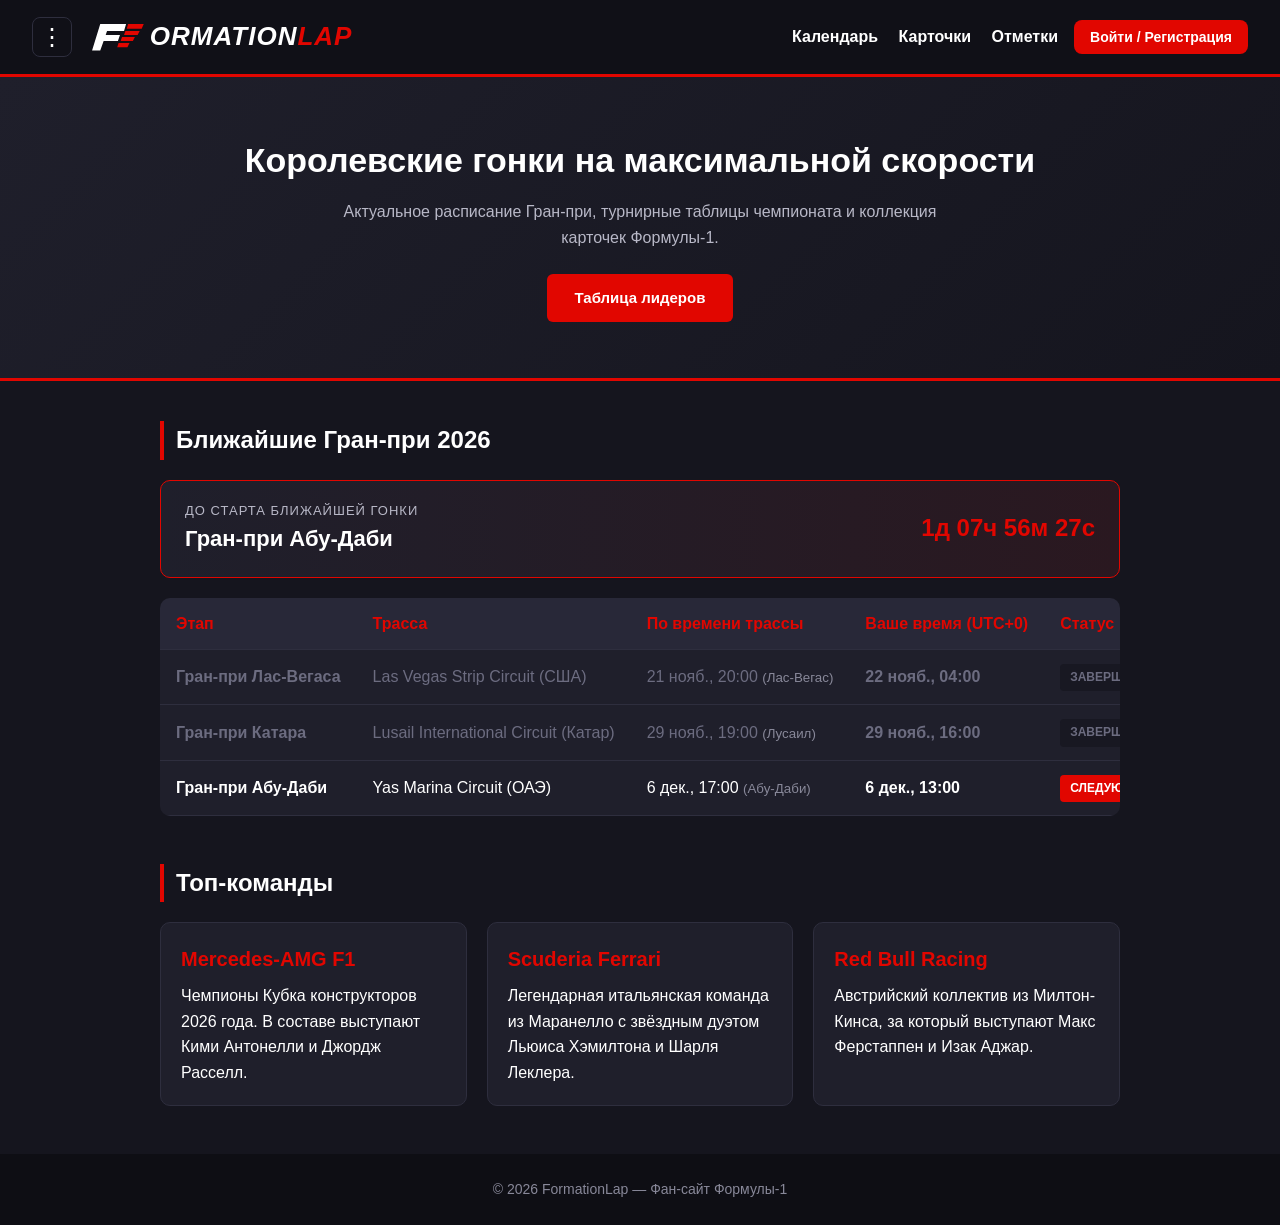
<file: index.html>
<!DOCTYPE html>
<html lang="ru">
<head>
  <meta charset="utf-8">
  <meta name="viewport" content="width=device-width, initial-scale=1.0">
  <title>FormationLap — Мир Формулы-1</title>
  <link rel="stylesheet" href="style.css">
</head>
<body>

  <div class="sidebar-overlay" id="sidebar-overlay" onclick="toggleSidebar()"></div>
  <aside class="sidebar" id="sidebar">
    <div class="sidebar-top">
      <span class="sidebar-title">НАВИГАЦИЯ</span>
      <button class="sidebar-close" onclick="toggleSidebar()" aria-label="Закрыть меню">&times;</button>
    </div>
    <nav class="sidebar-links">
            <a href="index.html">Главная</a>
      <a href="standings.html">Зачёты</a>
      <a href="cards.html">Карточки</a>
      <a href="packs.html">Паки</a>
      <a href="checkin.html">Отметка на сайте</a>
      <a href="history.html">История гонок</a>

    </nav>
  </aside>

  <header>
    <div class="header-left">
      <button class="menu-dots-btn" onclick="toggleSidebar()" aria-label="Открыть меню">&#8942;</button>

      <a href="index.html" class="logo" aria-label="FormationLap">
        <svg class="logo-f" viewBox="0 0 85 50" xmlns="http://w3.org">
          <polygon points="18,6 56,6 53,16 28,16 26,22 47,22 44,31 23,31 18,45 6,45" fill="#ffffff"/>
          <polygon points="59,6 82,6 79,13 57,13" fill="#e10600"/>
          <polygon points="55,16 76,16 73,22 53,22" fill="#e10600"/>
          <polygon points="50,25 69,25 66,31 48,31" fill="#e10600"/>
          <polygon points="45,34 61,34 58,40 43,40" fill="#e10600"/>
        </svg>
        ORMATION<span>LAP</span>
      </a>
    </div>

    <div class="header-right">
      <nav>
        <a href="#calendar">Календарь</a>
        <a href="cards.html">Карточки</a>
        <a href="checkin.html">Отметки</a>
      </nav>
      <div id="auth-header-box"></div>
    </div>
  </header>

  <div class="hero">
    <h2>Королевские гонки на максимальной скорости</h2>
    <p>Актуальное расписание Гран-при, турнирные таблицы чемпионата и коллекция карточек Формулы-1.</p>
    <a href="standings.html" class="btn">Таблица лидеров</a>
  </div>

  <main>
    <section id="calendar">
      <h3>Ближайшие Гран-при 2026</h3>

      <div class="countdown-box">
        <div>
          <div class="countdown-title" id="next-race-label">Следующий старт</div>
          <div class="countdown-race" id="next-race-name">Загрузка расписания...</div>
        </div>
        <div class="countdown-timer" id="next-race-timer">--д --ч --м --с</div>
      </div>

      <table>
        <thead>
          <tr>
            <th>Этап</th>
            <th>Трасса</th>
            <th>По времени трассы</th>
            <th id="user-tz-header">Ваше время</th>
            <th>Статус</th>
          </tr>
        </thead>
        <tbody id="schedule-body"></tbody>
      </table>
    </section>

    <section id="teams">
      <h3>Топ-команды</h3>
      <div class="cards">
        <div class="card">
          <h4>Mercedes-AMG F1</h4>
          <p>Чемпионы Кубка конструкторов 2026 года. В составе выступают Кими Антонелли и Джордж Расселл.</p>
        </div>
        <div class="card">
          <h4>Scuderia Ferrari</h4>
          <p>Легендарная итальянская команда из Маранелло с звёздным дуэтом Льюиса Хэмилтона и Шарля Леклера.</p>
        </div>
        <div class="card">
          <h4>Red Bull Racing</h4>
          <p>Австрийский коллектив из Милтон-Кинса, за который выступают Макс Ферстаппен и Изак Аджар.</p>
        </div>
      </div>
    </section>
  </main>

  <footer>
    <p>© 2026 FormationLap — Фан-сайт Формулы-1</p>
  </footer>

  <script src="script.js"></script>
</body>
</html>
</file>
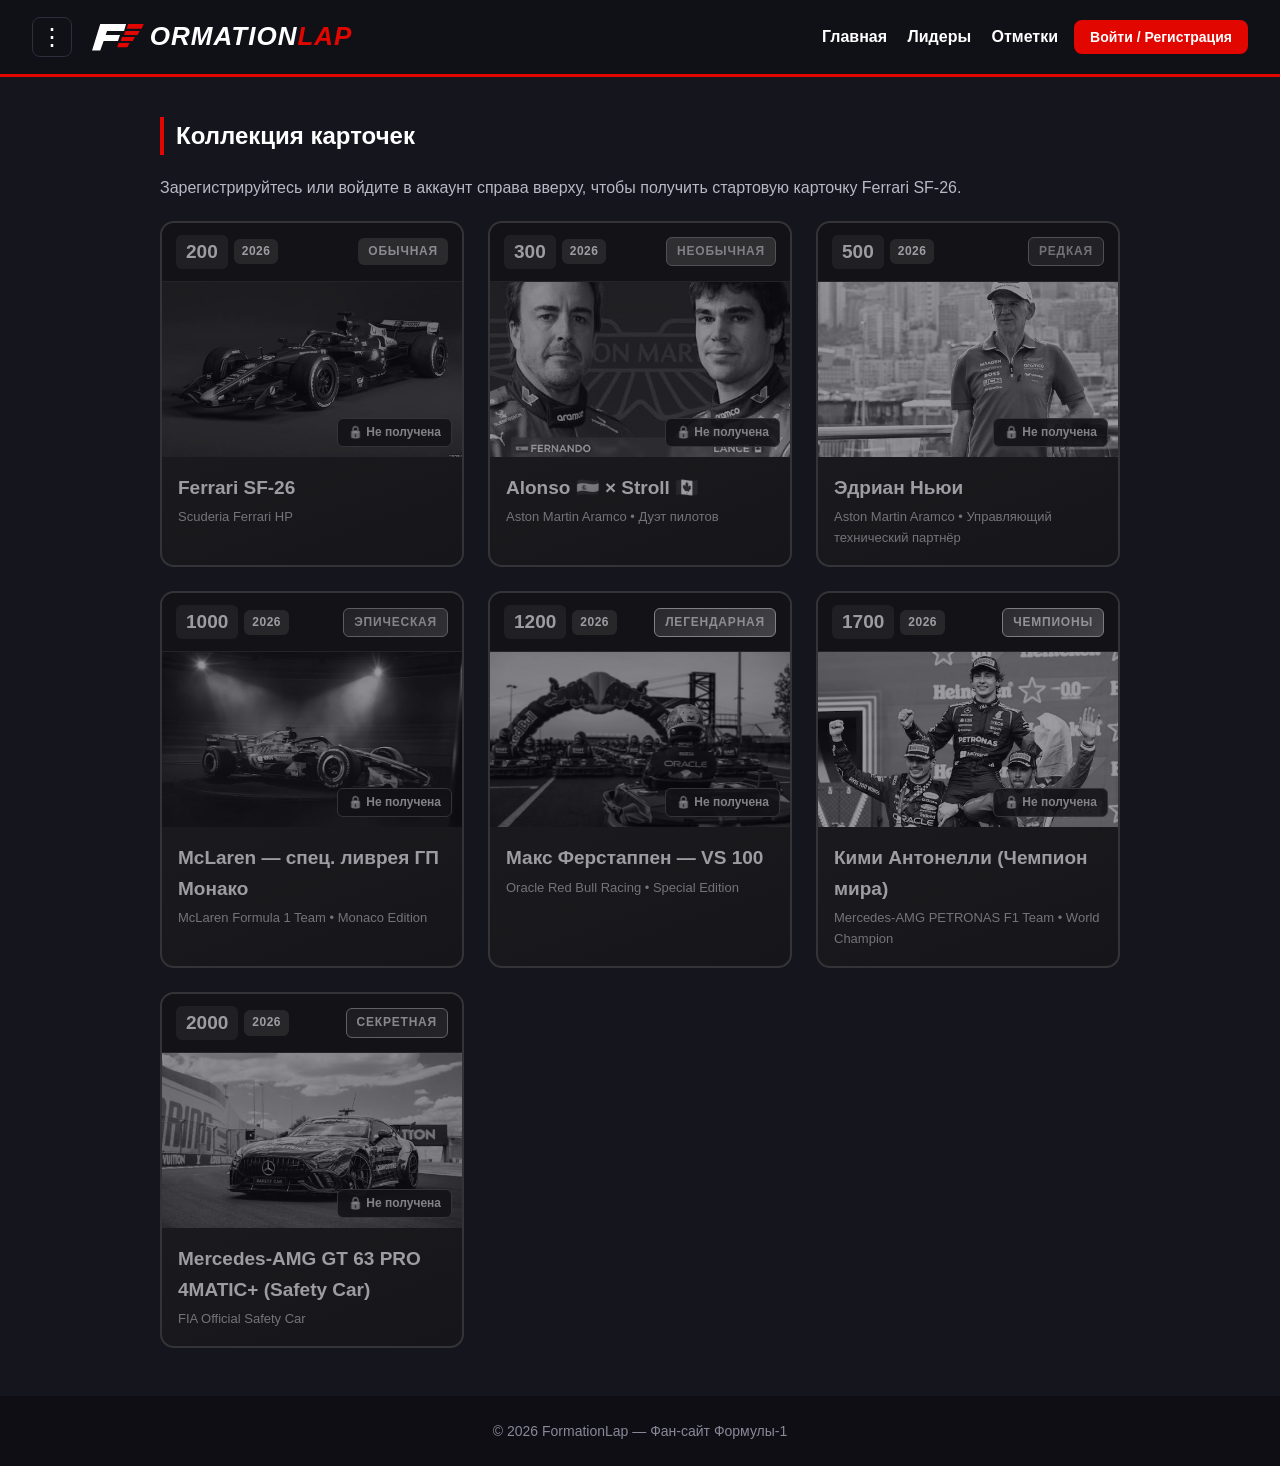
<file: cards.html>
<!DOCTYPE html>
<html lang="ru">
<head>
  <meta charset="utf-8">
  <meta name="viewport" content="width=device-width, initial-scale=1.0">
  <title>Карточки — FormationLap</title>
  <link rel="stylesheet" href="style.css">
</head>
<body>

  <div class="sidebar-overlay" id="sidebar-overlay" onclick="toggleSidebar()"></div>
  <aside class="sidebar" id="sidebar">
    <div class="sidebar-top">
      <span class="sidebar-title">НАВИГАЦИЯ</span>
      <button class="sidebar-close" onclick="toggleSidebar()" aria-label="Закрыть меню">&times;</button>
    </div>
    <nav class="sidebar-links">
            <a href="index.html">Главная</a>
      <a href="standings.html">Зачёты</a>
      <a href="cards.html">Карточки</a>
      <a href="packs.html">Паки</a>
      <a href="checkin.html">Отметка на сайте</a>
      <a href="history.html">История гонок</a>

    </nav>
  </aside>

  <header>
    <div class="header-left">
      <button class="menu-dots-btn" onclick="toggleSidebar()" aria-label="Открыть меню">&#8942;</button>

      <a href="index.html" class="logo" aria-label="FormationLap">
        <svg class="logo-f" viewBox="0 0 85 50" xmlns="http://w3.org">
          <polygon points="18,6 56,6 53,16 28,16 26,22 47,22 44,31 23,31 18,45 6,45" fill="#ffffff"/>
          <polygon points="59,6 82,6 79,13 57,13" fill="#e10600"/>
          <polygon points="55,16 76,16 73,22 53,22" fill="#e10600"/>
          <polygon points="50,25 69,25 66,31 48,31" fill="#e10600"/>
          <polygon points="45,34 61,34 58,40 43,40" fill="#e10600"/>
        </svg>
        ORMATION<span>LAP</span>
      </a>
    </div>

    <div class="header-right">
      <nav>
        <a href="index.html">Главная</a>
        <a href="standings.html">Лидеры</a>
        <a href="checkin.html">Отметки</a>
      </nav>
      <div id="auth-header-box"></div>
    </div>
  </header>

  <main>
    <section id="cards-section">
      <h3>Коллекция карточек</h3>
      <p style="color: #b8b8c7; margin-bottom: 20px;" id="cards-hint">Зарегистрируйтесь или войдите в аккаунт справа вверху, чтобы получить стартовую карточку Ferrari SF-26.</p>

      <div class="collectible-grid" id="collectible-cards-grid"></div>
    </section>
  </main>

  <footer>
    <p>© 2026 FormationLap — Фан-сайт Формулы-1</p>
  </footer>

  <script src="script.js"></script>
</body>
</html>
</file>
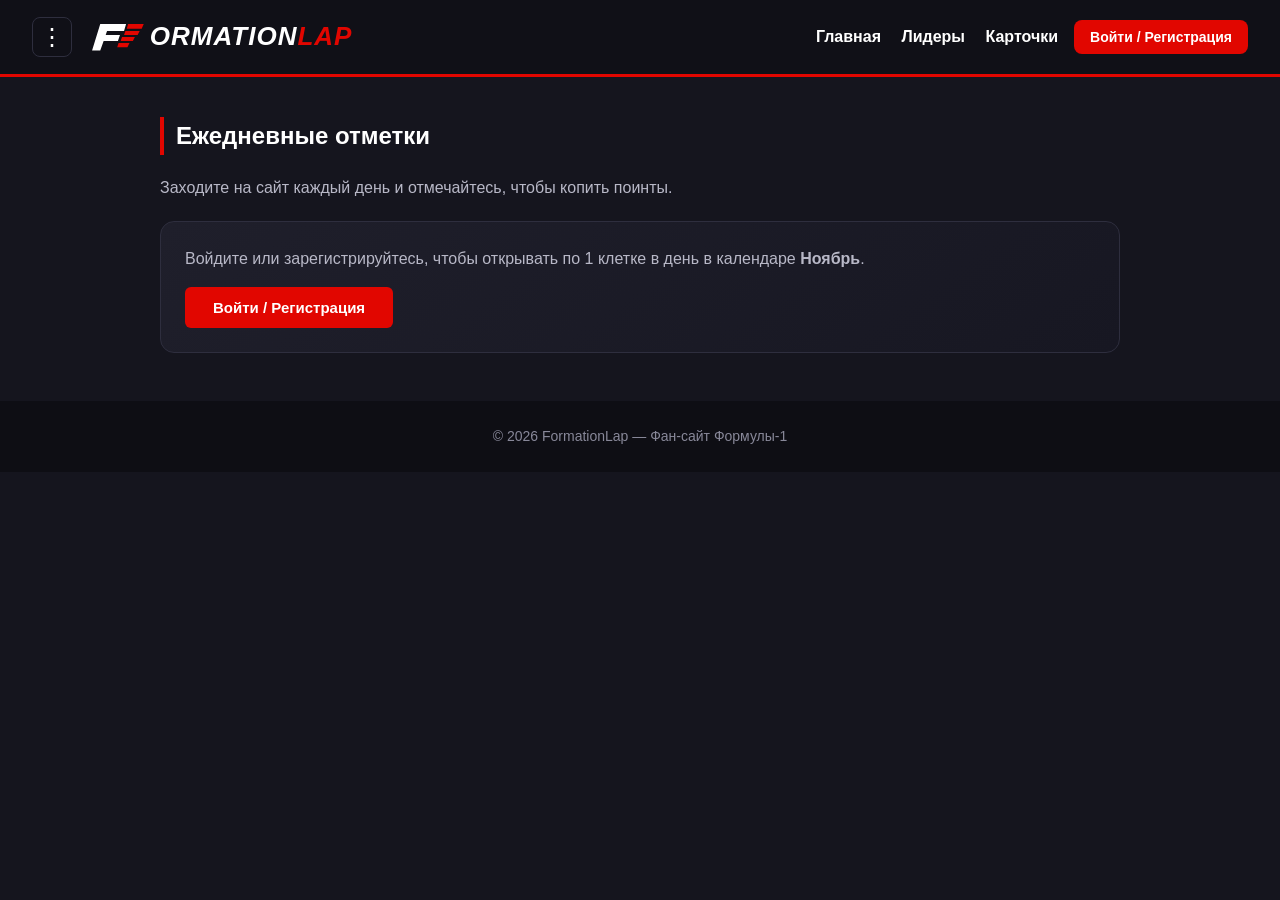
<file: checkin.html>
<!DOCTYPE html>
<html lang="ru">
<head>
  <meta charset="utf-8">
  <meta name="viewport" content="width=device-width, initial-scale=1.0">
  <title>Ежедневные отметки — FormationLap</title>
  <link rel="stylesheet" href="style.css">
</head>
<body>

  <div class="sidebar-overlay" id="sidebar-overlay" onclick="toggleSidebar()"></div>
  <aside class="sidebar" id="sidebar">
    <div class="sidebar-top">
      <span class="sidebar-title">НАВИГАЦИЯ</span>
      <button class="sidebar-close" onclick="toggleSidebar()" aria-label="Закрыть меню">&times;</button>
    </div>
    <nav class="sidebar-links">
            <a href="index.html">Главная</a>
      <a href="standings.html">Зачёты</a>
      <a href="cards.html">Карточки</a>
      <a href="packs.html">Паки</a>
      <a href="checkin.html">Отметка на сайте</a>
      <a href="history.html">История гонок</a>

    </nav>
  </aside>

  <header>
    <div class="header-left">
      <button class="menu-dots-btn" onclick="toggleSidebar()" aria-label="Открыть меню">&#8942;</button>

      <a href="index.html" class="logo" aria-label="FormationLap">
        <svg class="logo-f" viewBox="0 0 85 50" xmlns="http://w3.org">
          <polygon points="18,6 56,6 53,16 28,16 26,22 47,22 44,31 23,31 18,45 6,45" fill="#ffffff"/>
          <polygon points="59,6 82,6 79,13 57,13" fill="#e10600"/>
          <polygon points="55,16 76,16 73,22 53,22" fill="#e10600"/>
          <polygon points="50,25 69,25 66,31 48,31" fill="#e10600"/>
          <polygon points="45,34 61,34 58,40 43,40" fill="#e10600"/>
        </svg>
        ORMATION<span>LAP</span>
      </a>
    </div>

    <div class="header-right">
      <nav>
        <a href="index.html">Главная</a>
        <a href="standings.html">Лидеры</a>
        <a href="cards.html">Карточки</a>
      </nav>
      <div id="auth-header-box"></div>
    </div>
  </header>

  <main>
    <section id="checkin-section">
      <h3>Ежедневные отметки</h3>
      <p style="color: #b8b8c7; margin-bottom: 20px;">Заходите на сайт каждый день и отмечайтесь, чтобы копить поинты.</p>

      <div id="checkin-container"></div>
    </section>
  </main>

  <footer>
    <p>© 2026 FormationLap — Фан-сайт Формулы-1</p>
  </footer>

  <script src="script.js"></script>
</body>
</html>
</file>
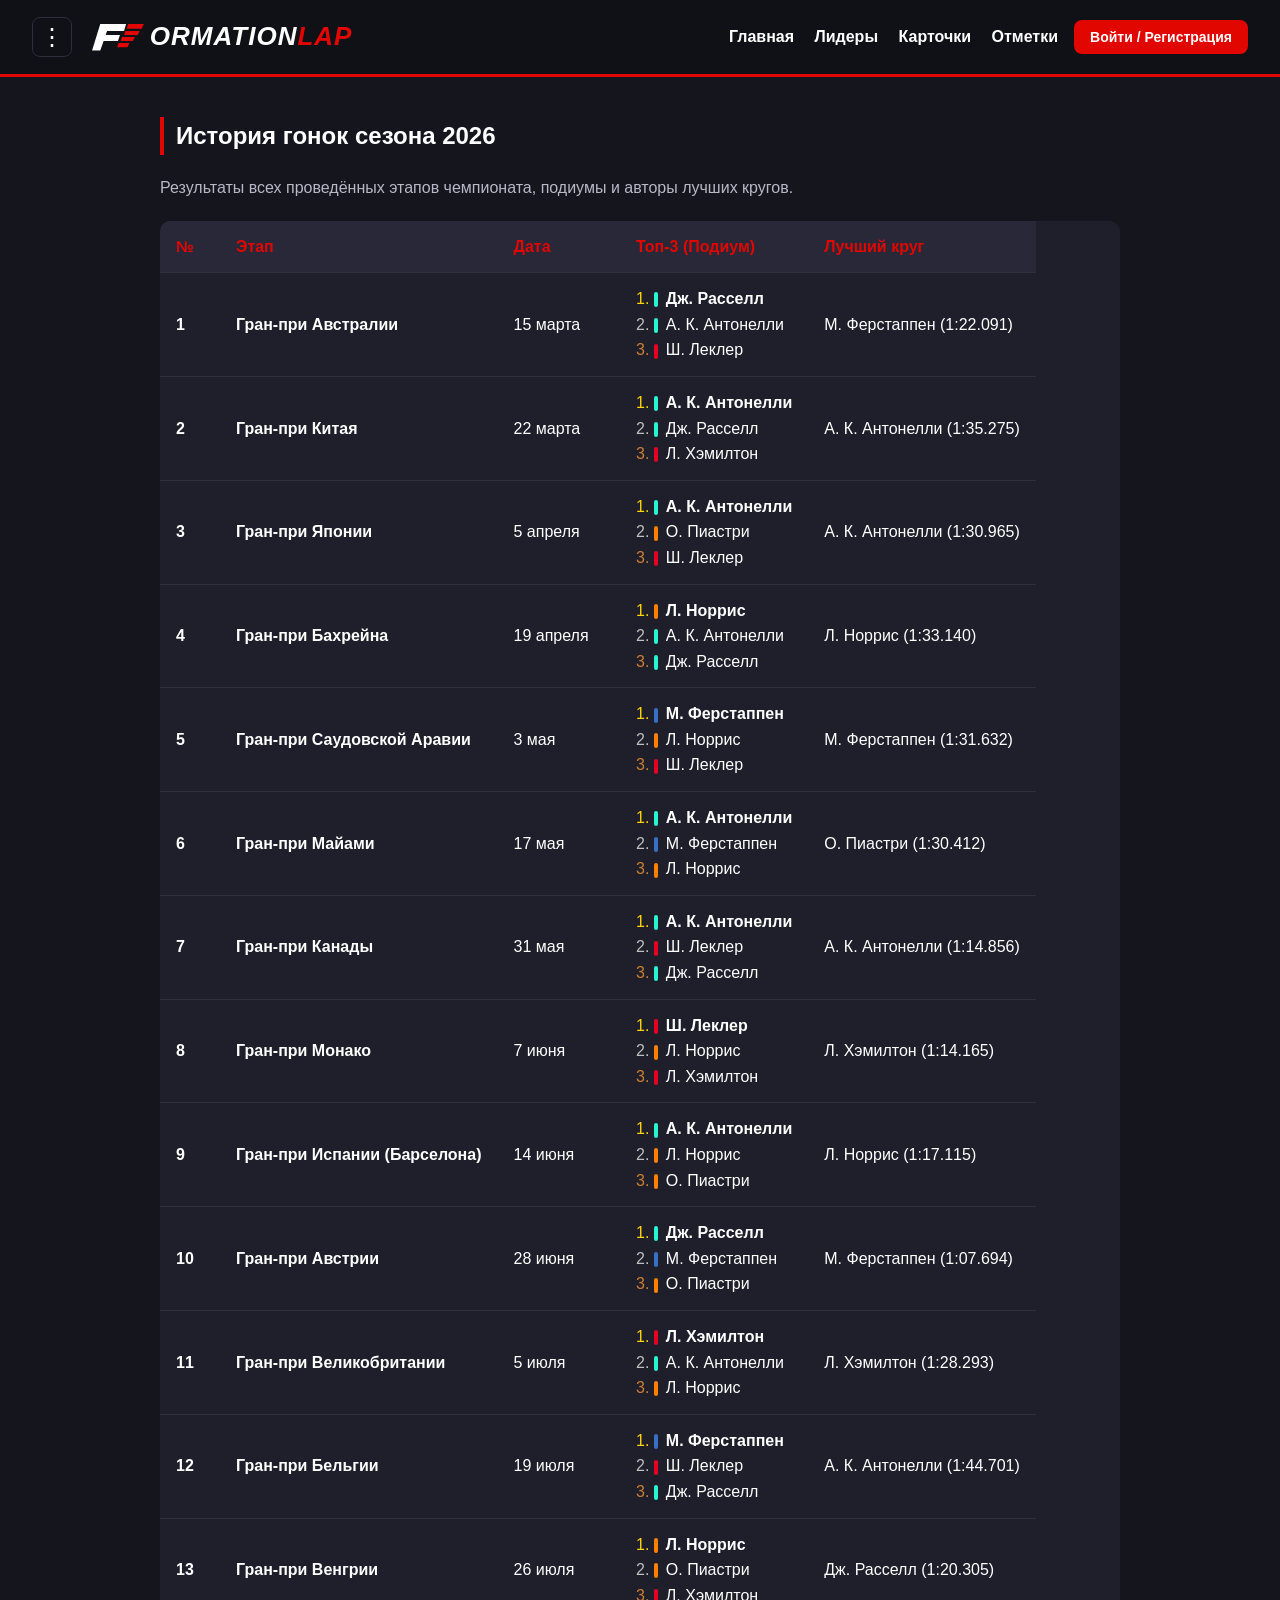
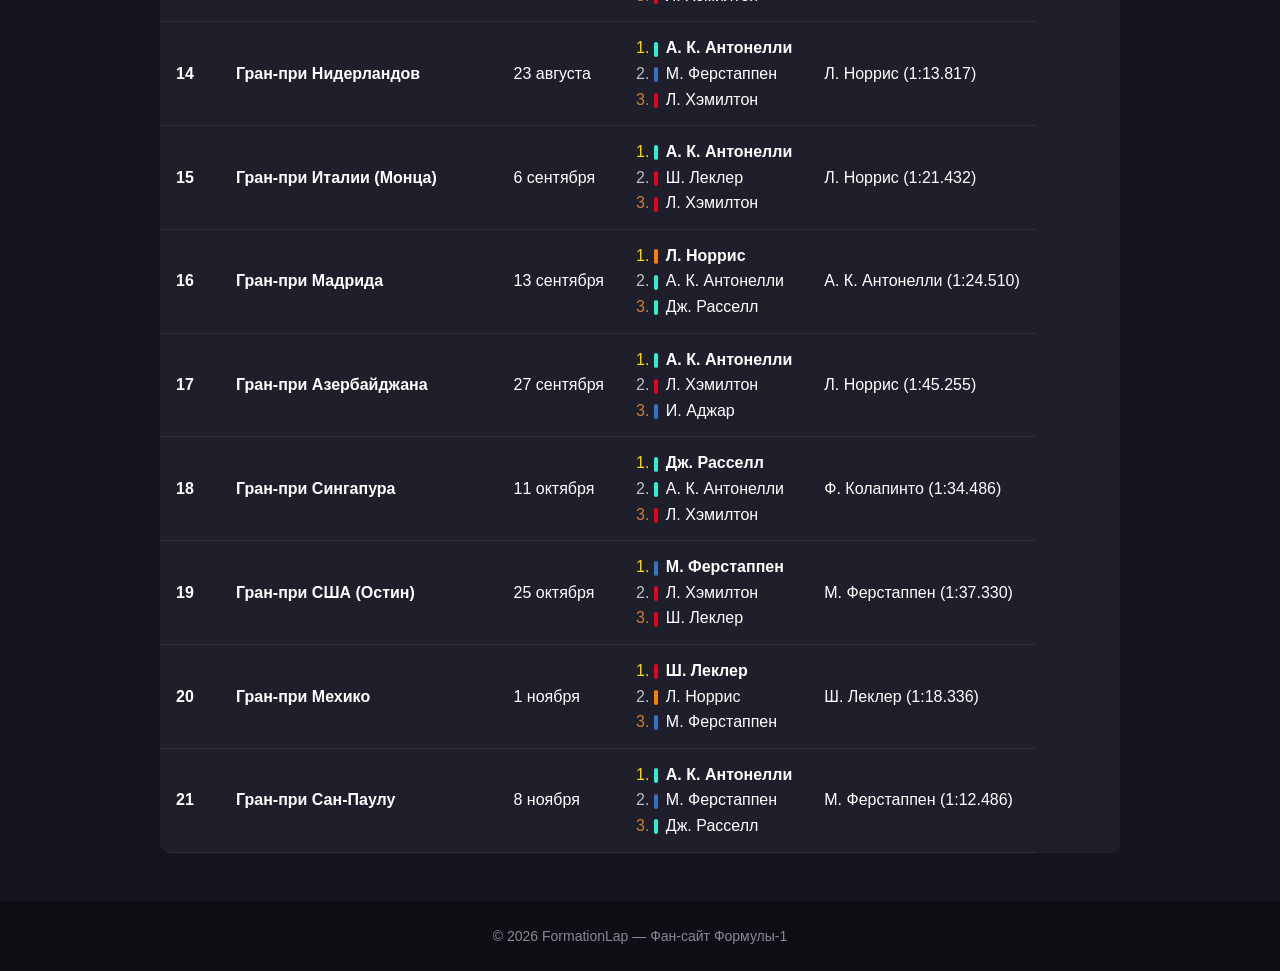
<file: history.html>
<!DOCTYPE html>
<html lang="ru">
<head>
  <meta charset="utf-8">
  <meta name="viewport" content="width=device-width, initial-scale=1.0">
  <title>История гонок 2026 — FormationLap</title>
  <link rel="stylesheet" href="style.css">
</head>
<body>

  <div class="sidebar-overlay" id="sidebar-overlay" onclick="toggleSidebar()"></div>
  <aside class="sidebar" id="sidebar">
    <div class="sidebar-top">
      <span class="sidebar-title">НАВИГАЦИЯ</span>
      <button class="sidebar-close" onclick="toggleSidebar()" aria-label="Закрыть меню">&times;</button>
    </div>
    <nav class="sidebar-links">
            <a href="index.html">Главная</a>
      <a href="standings.html">Зачёты</a>
      <a href="cards.html">Карточки</a>
      <a href="packs.html">Паки</a>
      <a href="checkin.html">Отметка на сайте</a>
      <a href="history.html">История гонок</a>

    </nav>
  </aside>

  <header>
    <div class="header-left">
      <button class="menu-dots-btn" onclick="toggleSidebar()" aria-label="Открыть меню">&#8942;</button>

      <a href="index.html" class="logo" aria-label="FormationLap">
        <svg class="logo-f" viewBox="0 0 85 50" xmlns="http://w3.org">
          <polygon points="18,6 56,6 53,16 28,16 26,22 47,22 44,31 23,31 18,45 6,45" fill="#ffffff"/>
          <polygon points="59,6 82,6 79,13 57,13" fill="#e10600"/>
          <polygon points="55,16 76,16 73,22 53,22" fill="#e10600"/>
          <polygon points="50,25 69,25 66,31 48,31" fill="#e10600"/>
          <polygon points="45,34 61,34 58,40 43,40" fill="#e10600"/>
        </svg>
        ORMATION<span>LAP</span>
      </a>
    </div>

    <div class="header-right">
      <nav>
        <a href="index.html">Главная</a>
        <a href="standings.html">Лидеры</a>
        <a href="cards.html">Карточки</a>
        <a href="checkin.html">Отметки</a>
      </nav>
      <div id="auth-header-box"></div>
    </div>
  </header>

  <main>
    <section id="history">
      <h3>История гонок сезона 2026</h3>
      <p style="color: #b8b8c7; margin-bottom: 20px;">Результаты всех проведённых этапов чемпионата, подиумы и авторы лучших кругов.</p>

      <table>
        <thead>
          <tr>
            <th>№</th>
            <th>Этап</th>
            <th>Дата</th>
            <th>Топ-3 (Подиум)</th>
            <th>Лучший круг</th>
          </tr>
        </thead>
        <tbody id="history-body"></tbody>
      </table>
    </section>
  </main>

  <footer>
    <p>© 2026 FormationLap — Фан-сайт Формулы-1</p>
  </footer>

  <script src="script.js"></script>
</body>
</html>
</file>
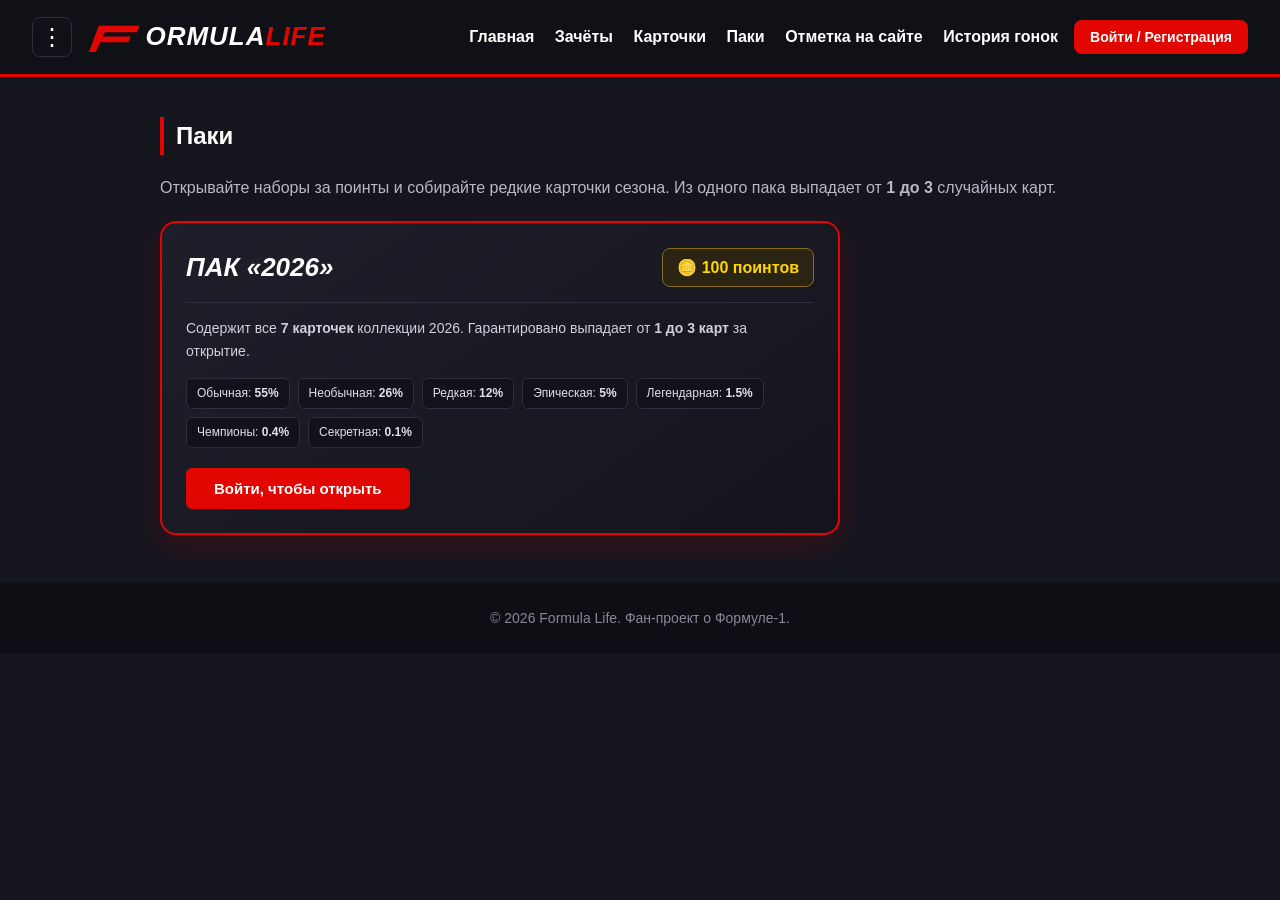
<file: packs.html>
<!DOCTYPE html>
<html lang="ru">
<head>
  <meta charset="UTF-8">
  <meta name="viewport" content="width=device-width, initial-scale=1.0">
  <title>Паки — Formula Life</title>
  <link rel="stylesheet" href="style.css">
</head>
<body>
  <div class="sidebar-overlay" id="sidebar-overlay" onclick="toggleSidebar()"></div>
  <aside class="sidebar" id="sidebar">
    <div class="sidebar-top">
      <span class="sidebar-title">FORMULA <span style="color:#e10600;">LIFE</span></span>
      <button class="sidebar-close" onclick="toggleSidebar()" aria-label="Закрыть меню">&times;</button>
    </div>
    <nav class="sidebar-links">
      <a href="index.html">Главная</a>
      <a href="standings.html">Зачёты</a>
      <a href="cards.html">Карточки</a>
      <a href="packs.html" class="active-link">Паки</a>
      <a href="checkin.html">Отметка на сайте</a>
      <a href="history.html">История гонок</a>
    </nav>
  </aside>

  <header>
    <div class="header-left">
      <button class="menu-dots-btn" onclick="toggleSidebar()" aria-label="Открыть меню">&#8942;</button>
      <a href="index.html" class="logo">
        <svg class="logo-f" viewBox="0 0 110 70" aria-hidden="true">
          <path d="M22,12 L106,12 L101,25 L34,25 L30,34 L88,34 L83,46 L25,46 L16,66 L2,66 Z" fill="#e10600"/>
        </svg>ormula<span>Life</span>
      </a>
    </div>
    <div class="header-right">
      <nav>
        <a href="index.html">Главная</a>
        <a href="standings.html">Зачёты</a>
        <a href="cards.html">Карточки</a>
        <a href="packs.html">Паки</a>
        <a href="checkin.html">Отметка на сайте</a>
        <a href="history.html">История гонок</a>
      </nav>
      <div id="auth-header-box"></div>
    </div>
  </header>

  <main>
    <section id="packs-section">
      <h3>Паки</h3>
      <p style="color: #b8b8c7; margin-bottom: 20px;">Открывайте наборы за поинты и собирайте редкие карточки сезона. Из одного пака выпадает от <strong>1 до 3</strong> случайных карт.</p>
      <div id="packs-container"></div>
    </section>
  </main>

  <footer>
    &copy; 2026 Formula Life. Фан-проект о Формуле-1.
  </footer>

  <script src="script.js"></script>
</body>
</html>
</file>
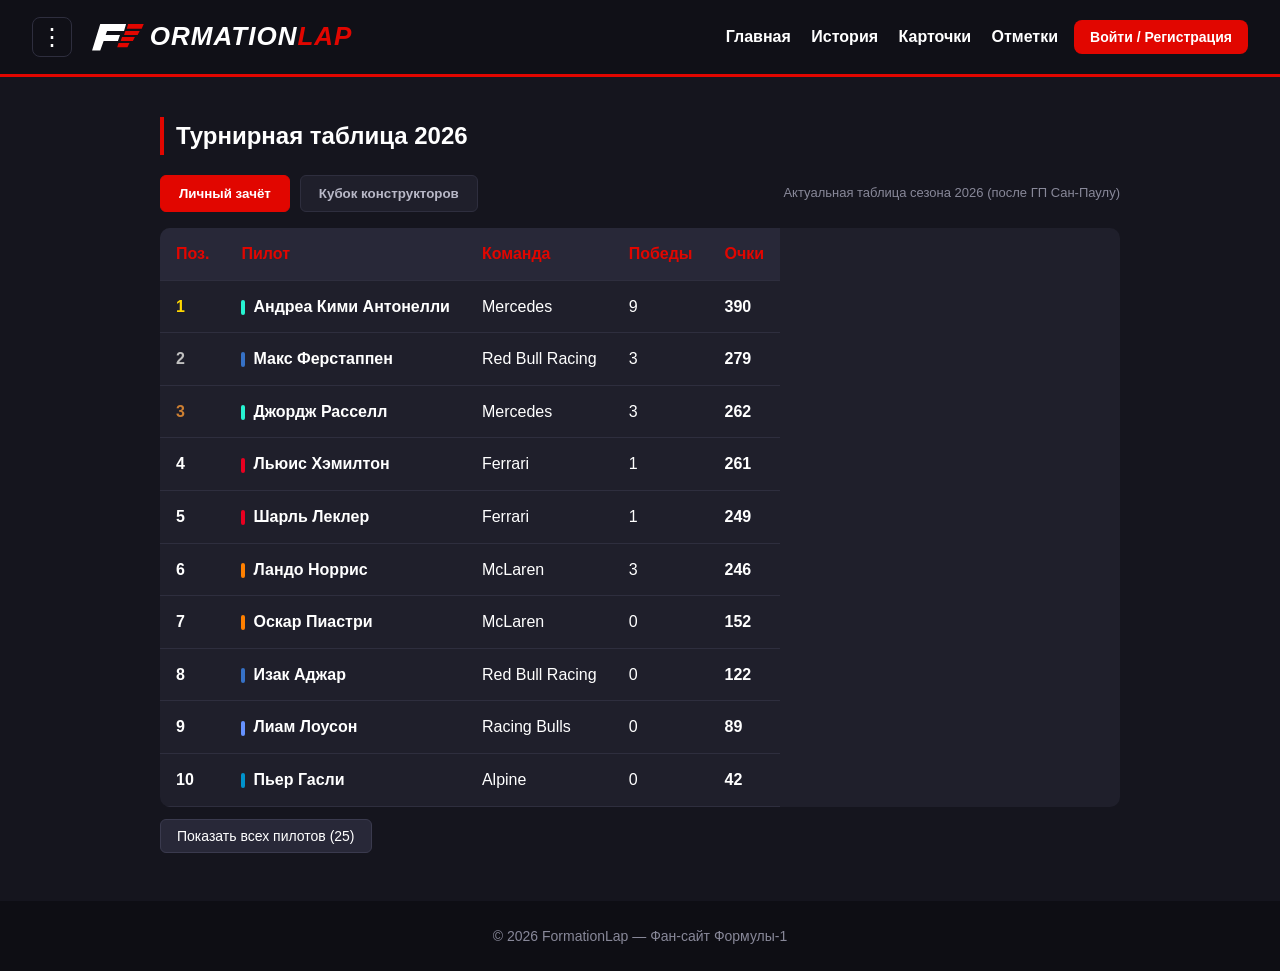
<file: standings.html>
<!DOCTYPE html>
<html lang="ru">
<head>
  <meta charset="utf-8">
  <meta name="viewport" content="width=device-width, initial-scale=1.0">
  <title>Зачёты сезона 2026 — FormationLap</title>
  <link rel="stylesheet" href="style.css">
</head>
<body>

  <div class="sidebar-overlay" id="sidebar-overlay" onclick="toggleSidebar()"></div>
  <aside class="sidebar" id="sidebar">
    <div class="sidebar-top">
      <span class="sidebar-title">НАВИГАЦИЯ</span>
      <button class="sidebar-close" onclick="toggleSidebar()" aria-label="Закрыть меню">&times;</button>
    </div>
    <nav class="sidebar-links">
            <a href="index.html">Главная</a>
      <a href="standings.html">Зачёты</a>
      <a href="cards.html">Карточки</a>
      <a href="packs.html">Паки</a>
      <a href="checkin.html">Отметка на сайте</a>
      <a href="history.html">История гонок</a>

    </nav>
  </aside>

  <header>
    <div class="header-left">
      <button class="menu-dots-btn" onclick="toggleSidebar()" aria-label="Открыть меню">&#8942;</button>

      <a href="index.html" class="logo" aria-label="FormationLap">
        <svg class="logo-f" viewBox="0 0 85 50" xmlns="http://w3.org">
          <polygon points="18,6 56,6 53,16 28,16 26,22 47,22 44,31 23,31 18,45 6,45" fill="#ffffff"/>
          <polygon points="59,6 82,6 79,13 57,13" fill="#e10600"/>
          <polygon points="55,16 76,16 73,22 53,22" fill="#e10600"/>
          <polygon points="50,25 69,25 66,31 48,31" fill="#e10600"/>
          <polygon points="45,34 61,34 58,40 43,40" fill="#e10600"/>
        </svg>
        ORMATION<span>LAP</span>
      </a>
    </div>

    <div class="header-right">
      <nav>
        <a href="index.html">Главная</a>
        <a href="history.html">История</a>
        <a href="cards.html">Карточки</a>
        <a href="checkin.html">Отметки</a>
      </nav>
      <div id="auth-header-box"></div>
    </div>
  </header>

  <main>
    <section id="standings">
      <h3>Турнирная таблица 2026</h3>

      <div class="standings-header">
        <div class="tabs">
          <button class="tab-btn active" id="tab-drivers" onclick="switchTab('drivers')">Личный зачёт</button>
          <button class="tab-btn" id="tab-constructors" onclick="switchTab('constructors')">Кубок конструкторов</button>
        </div>
        <div class="sync-status" id="sync-status">Синхронизация данных...</div>
      </div>

      <div id="panel-drivers">
        <table>
          <thead>
            <tr>
              <th>Поз.</th>
              <th>Пилот</th>
              <th>Команда</th>
              <th>Победы</th>
              <th>Очки</th>
            </tr>
          </thead>
          <tbody id="drivers-body"></tbody>
        </table>
        <button class="toggle-more" id="toggle-drivers-btn" onclick="toggleAllDrivers()">Показать всех пилотов (25)</button>
      </div>

      <div id="panel-constructors" class="hidden">
        <table>
          <thead>
            <tr>
              <th>Поз.</th>
              <th>Команда</th>
              <th>Победы</th>
              <th>Очки</th>
            </tr>
          </thead>
          <tbody id="constructors-body"></tbody>
        </table>
      </div>
    </section>
  </main>

  <footer>
    <p>© 2026 FormationLap — Фан-сайт Формулы-1</p>
  </footer>

  <script src="script.js"></script>
</body>
</html>
</file>
<file: style.css>
* {
  box-sizing: border-box;
  margin: 0;
  padding: 0;
}
body {
  font-family: 'Segoe UI', Arial, sans-serif;
  background-color: #15151e;
  color: #ffffff;
  line-height: 1.6;
}
header {
  background-color: #101017;
  border-bottom: 3px solid #e10600;
  padding: 16px 32px;
  display: flex;
  justify-content: space-between;
  align-items: center;
  flex-wrap: wrap;
  gap: 16px;
}
.header-left, .header-right {
  display: flex;
  align-items: center;
  gap: 16px;
}
.menu-dots-btn {
  background: transparent;
  border: 1px solid #2e2e3e;
  color: #ffffff;
  font-size: 24px;
  line-height: 1;
  width: 40px;
  height: 40px;
  border-radius: 8px;
  cursor: pointer;
  display: flex;
  align-items: center;
  justify-content: center;
  transition: border-color 0.2s, background-color 0.2s;
}
.menu-dots-btn:hover {
  border-color: #e10600;
  background-color: #1f1f2b;
}
.logo {
  display: inline-flex;
  align-items: center;
  text-decoration: none;
  color: #ffffff;
  font-size: 26px;
  font-weight: 900;
  font-style: italic;
  letter-spacing: 1px;
  text-transform: uppercase;
}
.logo-f {
  height: 34px;
  width: auto;
  margin-right: 4px;
  display: block;
}
.logo span {
  color: #e10600;
}
header nav a {
  color: #ffffff;
  text-decoration: none;
  margin-left: 16px;
  font-weight: bold;
  transition: color 0.2s;
}
header nav a:hover {
  color: #e10600;
}
.auth-open-btn {
  background-color: #e10600;
  color: #ffffff;
  border: none;
  padding: 9px 16px;
  border-radius: 8px;
  font-weight: bold;
  font-size: 14px;
  cursor: pointer;
  transition: background-color 0.2s;
}
.auth-open-btn:hover {
  background-color: #b80500;
}
.user-badge {
  display: inline-flex;
  align-items: center;
  gap: 10px;
  background-color: #1f1f2b;
  border: 1px solid #2e2e3e;
  padding: 6px 12px;
  border-radius: 8px;
  font-size: 14px;
}
.points-pill {
  background-color: #2c2412;
  color: #ffd700;
  border: 1px solid #8a6d1b;
  padding: 3px 9px;
  border-radius: 6px;
  font-weight: 900;
  font-size: 13px;
}
.user-nick {
  font-weight: bold;
  color: #ffffff;
}
.logout-btn {
  background: transparent;
  border: 1px solid #4a4a5e;
  color: #b8b8c7;
  padding: 4px 10px;
  border-radius: 6px;
  font-size: 12px;
  cursor: pointer;
}
.logout-btn:hover {
  border-color: #e10600;
  color: #ffffff;
}
.sidebar-overlay {
  position: fixed;
  inset: 0;
  background-color: rgba(0, 0, 0, 0.65);
  opacity: 0;
  visibility: hidden;
  transition: opacity 0.25s ease;
  z-index: 998;
}
.sidebar-overlay.open {
  opacity: 1;
  visibility: visible;
}
.sidebar {
  position: fixed;
  top: 0;
  left: -270px;
  width: 260px;
  height: 100%;
  background-color: #101017;
  border-right: 3px solid #e10600;
  padding: 20px;
  transition: left 0.25s ease;
  z-index: 999;
  display: flex;
  flex-direction: column;
}
.sidebar.open {
  left: 0;
}
.sidebar-top {
  display: flex;
  justify-content: space-between;
  align-items: center;
  padding-bottom: 16px;
  margin-bottom: 16px;
  border-bottom: 1px solid #2e2e3e;
}
.sidebar-title {
  font-weight: 900;
  font-style: italic;
  letter-spacing: 1px;
}
.sidebar-close {
  background: none;
  border: none;
  color: #b8b8c7;
  font-size: 26px;
  cursor: pointer;
}
.sidebar-close:hover {
  color: #e10600;
}
.sidebar-links {
  display: flex;
  flex-direction: column;
  gap: 10px;
}
.sidebar-links a {
  color: #ffffff;
  text-decoration: none;
  padding: 12px 14px;
  border-radius: 8px;
  font-weight: bold;
  transition: background-color 0.2s;
}
.sidebar-links a:hover,
.sidebar-links a.active-link {
  background-color: #1f1f2b;
  color: #e10600;
}
.modal-overlay {
  position: fixed;
  inset: 0;
  background-color: rgba(0, 0, 0, 0.78);
  display: none;
  align-items: center;
  justify-content: center;
  padding: 20px;
  z-index: 1000;
}
.modal-overlay.open {
  display: flex;
}
.modal-box {
  background-color: #1f1f2b;
  border: 2px solid #e10600;
  border-radius: 14px;
  width: 100%;
  max-width: 400px;
  padding: 24px;
  position: relative;
}
.modal-close {
  position: absolute;
  top: 14px;
  right: 16px;
  background: none;
  border: none;
  color: #b8b8c7;
  font-size: 26px;
  cursor: pointer;
}
.modal-tabs {
  display: flex;
  gap: 8px;
  margin-bottom: 18px;
}
.modal-tab {
  flex: 1;
  padding: 10px;
  background-color: #15151e;
  border: 1px solid #2e2e3e;
  color: #b8b8c7;
  font-weight: bold;
  border-radius: 8px;
  cursor: pointer;
}
.modal-tab.active {
  background-color: #e10600;
  color: #ffffff;
  border-color: #e10600;
}
.auth-form {
  display: flex;
  flex-direction: column;
  gap: 12px;
}
.auth-form label {
  font-size: 13px;
  color: #b8b8c7;
}
.auth-form input {
  width: 100%;
  padding: 11px 12px;
  border-radius: 8px;
  border: 1px solid #3a3a4e;
  background-color: #12121a;
  color: #ffffff;
  font-size: 15px;
}
.auth-form input:focus {
  outline: none;
  border-color: #e10600;
}
.auth-bonus-note {
  background-color: #15151e;
  border-left: 3px solid #e80020;
  padding: 10px 12px;
  font-size: 13px;
  color: #e0e0ec;
  border-radius: 6px;
}
.auth-msg {
  font-size: 13px;
  min-height: 18px;
  color: #ff6b6b;
}
.auth-msg.ok {
  color: #00d27a;
}
.hero {
  background: linear-gradient(135deg, #1f1f2b 0%, #15151e 100%);
  border-bottom: 3px solid #e10600;
  padding: 56px 20px;
  text-align: center;
}
.hero h2 {
  font-size: 34px;
  margin-bottom: 12px;
}
.hero p {
  color: #b8b8c7;
  max-width: 600px;
  margin: 0 auto 24px;
}
.btn {
  display: inline-block;
  background-color: #e10600;
  color: #ffffff;
  padding: 12px 28px;
  border-radius: 6px;
  text-decoration: none;
  font-weight: bold;
  border: none;
  cursor: pointer;
  font-size: 15px;
}
.btn:hover {
  background-color: #b80500;
}
main {
  max-width: 1000px;
  margin: 40px auto;
  padding: 0 20px;
}
section {
  margin-bottom: 48px;
}
h3 {
  font-size: 24px;
  border-left: 4px solid #e10600;
  padding-left: 12px;
  margin-bottom: 20px;
}
.cards {
  display: grid;
  grid-template-columns: repeat(auto-fit, minmax(260px, 1fr));
  gap: 20px;
}
.card {
  background-color: #1f1f2b;
  padding: 20px;
  border-radius: 10px;
  border: 1px solid #2e2e3e;
}
.card h4 {
  color: #e10600;
  margin-bottom: 8px;
  font-size: 20px;
}
.checkin-card {
  background: linear-gradient(145deg, #1f1f2b 0%, #171722 100%);
  border: 1px solid #2e2e3e;
  border-radius: 14px;
  padding: 24px;
}
.month-banner {
  display: flex;
  justify-content: space-between;
  align-items: center;
  flex-wrap: wrap;
  gap: 12px;
  background-color: #12121a;
  border-left: 4px solid #e10600;
  padding: 14px 18px;
  border-radius: 10px;
  margin-bottom: 20px;
}
.month-title {
  font-size: 24px;
  font-weight: 900;
  text-transform: uppercase;
  letter-spacing: 2px;
}
.msk-reset-timer {
  font-size: 14px;
  color: #b8b8c7;
  font-variant-numeric: tabular-nums;
}
.checkin-stats {
  display: grid;
  grid-template-columns: repeat(auto-fit, minmax(180px, 1fr));
  gap: 14px;
  margin-bottom: 20px;
}
.stat-box {
  background-color: #12121a;
  border: 1px solid #2e2e3e;
  border-radius: 10px;
  padding: 14px 16px;
}
.stat-label {
  font-size: 12px;
  color: #888899;
}
.stat-val {
  font-size: 22px;
  font-weight: 900;
  color: #ffd700;
}
.november-grid {
  display: grid;
  grid-template-columns: repeat(auto-fill, minmax(125px, 1fr));
  gap: 12px;
}
.mystery-cell {
  background-color: #12121a;
  border: 2px solid #2e2e3e;
  border-radius: 10px;
  padding: 14px 10px;
  text-align: center;
  color: #ffffff;
  cursor: pointer;
  transition: transform 0.18s ease, border-color 0.18s ease, background-color 0.18s ease;
  display: flex;
  flex-direction: column;
  align-items: center;
  justify-content: center;
  min-height: 98px;
}
.mystery-cell.available:hover {
  transform: translateY(-3px);
  border-color: #e10600;
  background-color: #1f1f2b;
}
.mystery-cell.wait {
  opacity: 0.55;
  cursor: not-allowed;
}
.mystery-cell.opened {
  border-color: #00b862;
  background-color: #11261d;
  cursor: default;
}
.mystery-cell.jackpot {
  border-color: #ffd700;
  background: linear-gradient(145deg, #33270d 0%, #1c1608 100%);
  box-shadow: 0 0 16px rgba(255, 215, 0, 0.35);
}
.cell-num {
  font-size: 12px;
  color: #888899;
  font-weight: bold;
  margin-bottom: 4px;
}
.cell-secret {
  font-size: 24px;
  font-weight: 900;
  color: #e10600;
}
.cell-prize {
  font-size: 18px;
  font-weight: 900;
  color: #ffd700;
}
.cell-hint {
  font-size: 11px;
  color: #b8b8c7;
  margin-top: 2px;
}
.collectible-grid {
  display: grid;
  grid-template-columns: repeat(auto-fill, minmax(275px, 1fr));
  gap: 24px;
}
.f1-card {
  background: linear-gradient(160deg, #252534 0%, #171722 100%);
  border: 2px solid #e80020;
  border-radius: 14px;
  overflow: hidden;
  transition: transform 0.25s ease, filter 0.25s ease, opacity 0.25s ease;
}
.f1-card:hover {
  transform: translateY(-4px);
}
.f1-card.locked {
  filter: grayscale(100%);
  opacity: 0.58;
  border-color: #4a4a5e !important;
  box-shadow: none !important;
}
.f1-card-top {
  display: flex;
  justify-content: space-between;
  align-items: center;
  padding: 12px 14px;
  background-color: #12121a;
  border-bottom: 1px solid #2e2e3e;
}
.card-top-left {
  display: flex;
  align-items: center;
  gap: 6px;
}
.card-rating {
  font-size: 19px;
  font-weight: 900;
  color: #ffffff;
  background-color: #282838;
  padding: 2px 10px;
  border-radius: 6px;
}
.card-season-tag {
  font-size: 12px;
  font-weight: 900;
  color: #ffffff;
  background-color: #e10600;
  padding: 3px 8px;
  border-radius: 6px;
  letter-spacing: 0.5px;
}
.card-rarity {
  font-size: 12px;
  font-weight: bold;
  text-transform: uppercase;
  letter-spacing: 0.8px;
  padding: 4px 10px;
  border-radius: 6px;
  background-color: #3a3a4e;
  color: #e0e0ec;
}
.card-rarity.uncommon {
  background-color: #1d4d3e;
  color: #5ef2be;
  border: 1px solid #229971;
}
.card-rarity.rare {
  background-color: #172e52;
  color: #7cc0ff;
  border: 1px solid #3b82f6;
}
.card-rarity.epic {
  background: linear-gradient(135deg, #4d2600 0%, #7a3e00 100%);
  color: #ffd099;
  border: 1px solid #ff8000;
}
.card-rarity.secret {
  background: linear-gradient(135deg, #3b175c 0%, #581c87 100%);
  color: #f3d4ff;
  border: 1px solid #c084fc;
}
.card-rarity.legendary {
  background: linear-gradient(135deg, #4d3800 0%, #8a6400 100%);
  color: #ffe885;
  border: 1px solid #ffd700;
}
.card-rarity.champion {
  background: linear-gradient(135deg, #0b4a42 0%, #137a6c 100%);
  color: #a8fff2;
  border: 1px solid #27f4d2;
}
.f1-card-img-wrap {
  position: relative;
  width: 100%;
  height: 175px;
  background-color: #0e0e14;
  overflow: hidden;
}
.f1-card-img-wrap img {
  width: 100%;
  height: 100%;
  object-fit: cover;
  display: block;
}
.card-lock-badge {
  position: absolute;
  bottom: 10px;
  right: 10px;
  background-color: rgba(16, 16, 23, 0.88);
  color: #d0d0de;
  font-size: 12px;
  font-weight: bold;
  padding: 4px 10px;
  border-radius: 6px;
  border: 1px solid #4a4a5e;
}
.card-owned-badge {
  position: absolute;
  bottom: 10px;
  right: 10px;
  background-color: rgba(0, 184, 98, 0.92);
  color: #ffffff;
  font-size: 12px;
  font-weight: bold;
  padding: 4px 10px;
  border-radius: 6px;
}
.f1-card-body {
  padding: 16px;
}
.f1-card-title {
  font-size: 19px;
  font-weight: 900;
  margin-bottom: 4px;
}
.f1-card-sub {
  font-size: 13px;
  color: #b8b8c7;
}
.countdown-box {
  background: linear-gradient(90deg, #1f1f2b 0%, #2a1820 100%);
  border: 1px solid #e10600;
  border-radius: 10px;
  padding: 20px 24px;
  margin-bottom: 20px;
  display: flex;
  justify-content: space-between;
  align-items: center;
  flex-wrap: wrap;
  gap: 16px;
}
.countdown-title {
  font-size: 13px;
  text-transform: uppercase;
  color: #b8b8c7;
  letter-spacing: 1px;
}
.countdown-race {
  font-size: 22px;
  font-weight: bold;
}
.countdown-timer {
  font-size: 24px;
  font-weight: 900;
  color: #e10600;
  font-variant-numeric: tabular-nums;
}
.standings-header {
  display: flex;
  justify-content: space-between;
  align-items: center;
  flex-wrap: wrap;
  gap: 12px;
  margin-bottom: 16px;
}
.tabs {
  display: flex;
  gap: 10px;
}
.tab-btn {
  background-color: #1f1f2b;
  color: #b8b8c7;
  border: 1px solid #2e2e3e;
  padding: 10px 18px;
  border-radius: 6px;
  font-weight: bold;
  cursor: pointer;
}
.tab-btn.active {
  background-color: #e10600;
  color: #ffffff;
  border-color: #e10600;
}
.sync-status {
  font-size: 13px;
  color: #888899;
}
.hidden {
  display: none;
}
table {
  width: 100%;
  border-collapse: collapse;
  background-color: #1f1f2b;
  border-radius: 10px;
  overflow: hidden;
  display: block;
  overflow-x: auto;
}
thead, tbody {
  width: 100%;
}
th, td {
  padding: 13px 16px;
  text-align: left;
  border-bottom: 1px solid #2e2e3e;
  white-space: nowrap;
}
th {
  background-color: #282838;
  color: #e10600;
}
.pos-cell {
  font-weight: 900;
  width: 60px;
}
.pos-1 { color: #ffd700; }
.pos-2 { color: #c0c0c0; }
.pos-3 { color: #cd7f32; }
.pts-cell {
  font-weight: bold;
}
.team-stripe {
  display: inline-block;
  width: 4px;
  height: 15px;
  border-radius: 2px;
  margin-right: 8px;
  vertical-align: middle;
}
.toggle-more {
  margin-top: 12px;
  background-color: #282838;
  color: #ffffff;
  border: 1px solid #3a3a4e;
  padding: 8px 16px;
  border-radius: 6px;
  cursor: pointer;
  font-size: 14px;
}
.toggle-more:hover {
  border-color: #e10600;
}
.badge {
  display: inline-block;
  padding: 4px 10px;
  border-radius: 4px;
  font-size: 12px;
  font-weight: bold;
  text-transform: uppercase;
}
.badge-next { background-color: #e10600; color: #ffffff; }
.badge-live { background-color: #00b862; color: #ffffff; }
.badge-upcoming { background-color: #2e2e3e; color: #d0d0de; }
.badge-done { background-color: #181822; color: #6c6c80; }
tr.row-done td { color: #6c6c80; }
footer {
  text-align: center;
  padding: 24px;
  background-color: #0e0e14;
  color: #888899;
  font-size: 14px;
}
.card-rarity.legendary {
  background: linear-gradient(135deg, #4d3800 0%, #8a6400 100%);
  color: #ffe885;
  border: 1px solid #ffd700;
}
.card-rarity.champion {
  background: linear-gradient(135deg, #0b4a42 0%, #137a6c 100%);
  color: #a8fff2;
  border: 1px solid #27f4d2;
}
.pack-card {
  background: linear-gradient(145deg, #1f1f2b 0%, #14141e 100%);
  border: 2px solid #e10600;
  border-radius: 16px;
  padding: 24px;
  max-width: 680px;
  box-shadow: 0 10px 30px rgba(225, 6, 0, 0.18);
}
.pack-header {
  display: flex;
  justify-content: space-between;
  align-items: center;
  flex-wrap: wrap;
  gap: 12px;
  margin-bottom: 14px;
  padding-bottom: 14px;
  border-bottom: 1px solid #2e2e3e;
}
.pack-title {
  font-size: 26px;
  font-weight: 900;
  font-style: italic;
  text-transform: uppercase;
}
.pack-badge {
  background-color: #2c2412;
  color: #ffd700;
  border: 1px solid #8a6d1b;
  padding: 6px 14px;
  border-radius: 8px;
  font-weight: 900;
  font-size: 16px;
}
.pack-meta {
  font-size: 14px;
  color: #d0d0de;
  margin-bottom: 16px;
}
.odds-list {
  display: flex;
  flex-wrap: wrap;
  gap: 8px;
  margin-bottom: 20px;
}
.odds-pill {
  background-color: #12121a;
  border: 1px solid #2e2e3e;
  border-radius: 6px;
  padding: 5px 10px;
  font-size: 12px;
  color: #e0e0ec;
}
.pack-actions {
  display: flex;
  align-items: center;
  gap: 16px;
  flex-wrap: wrap;
}
.pack-msg {
  font-size: 14px;
  color: #ff6b6b;
  font-weight: bold;
}
.pack-msg.ok {
  color: #00d27a;
}
.pack-drop-area {
  margin-top: 28px;
}
.pack-drop-title {
  font-size: 20px;
  font-weight: 900;
  margin-bottom: 16px;
  color: #ffd700;
}
.dupe-badge {
  position: absolute;
  top: 10px;
  left: 10px;
  background-color: rgba(255, 215, 0, 0.92);
  color: #101017;
  font-size: 11px;
  font-weight: 900;
  padding: 3px 8px;
  border-radius: 5px;
}
</file>
